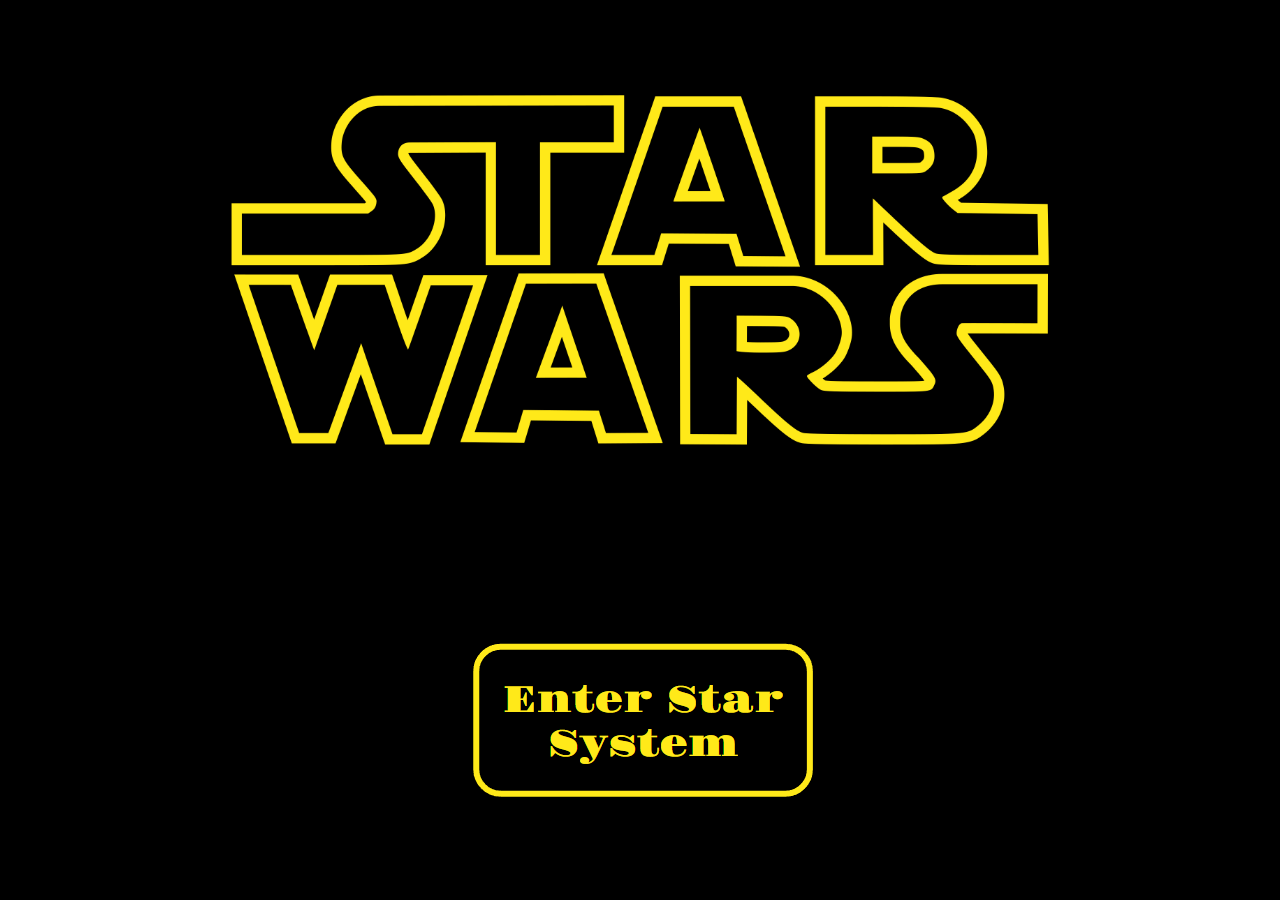
<file: index.html>
<!DOCTYPE html>
<html lang="en">
  <head>
    <link rel="stylesheet" href="style.css" />
    <link href="pics/Star.png" rel="icon" type="image/x-icon" />
    <title>STAR WARS</title>
  </head>
  <body>
    <div class="top-row black center-content">
      <img
        src="pics/Star_Wars.png"
        class="enterclick"
        onclick="playSound()"
      />
    </div>
    <div class="bottom-row black center-content">
      <img
        src="pics/StarSystem.png"
        class="enterclick"
        onclick="takeToMap()"
      />
    </div>

    <script src="script.js"></script>
  </body>
</html>
<audio src="sounds/StarWars.m4a" id="intro"></audio>
<audio src="sounds/Click.m4a" id="click"></audio>
</file>
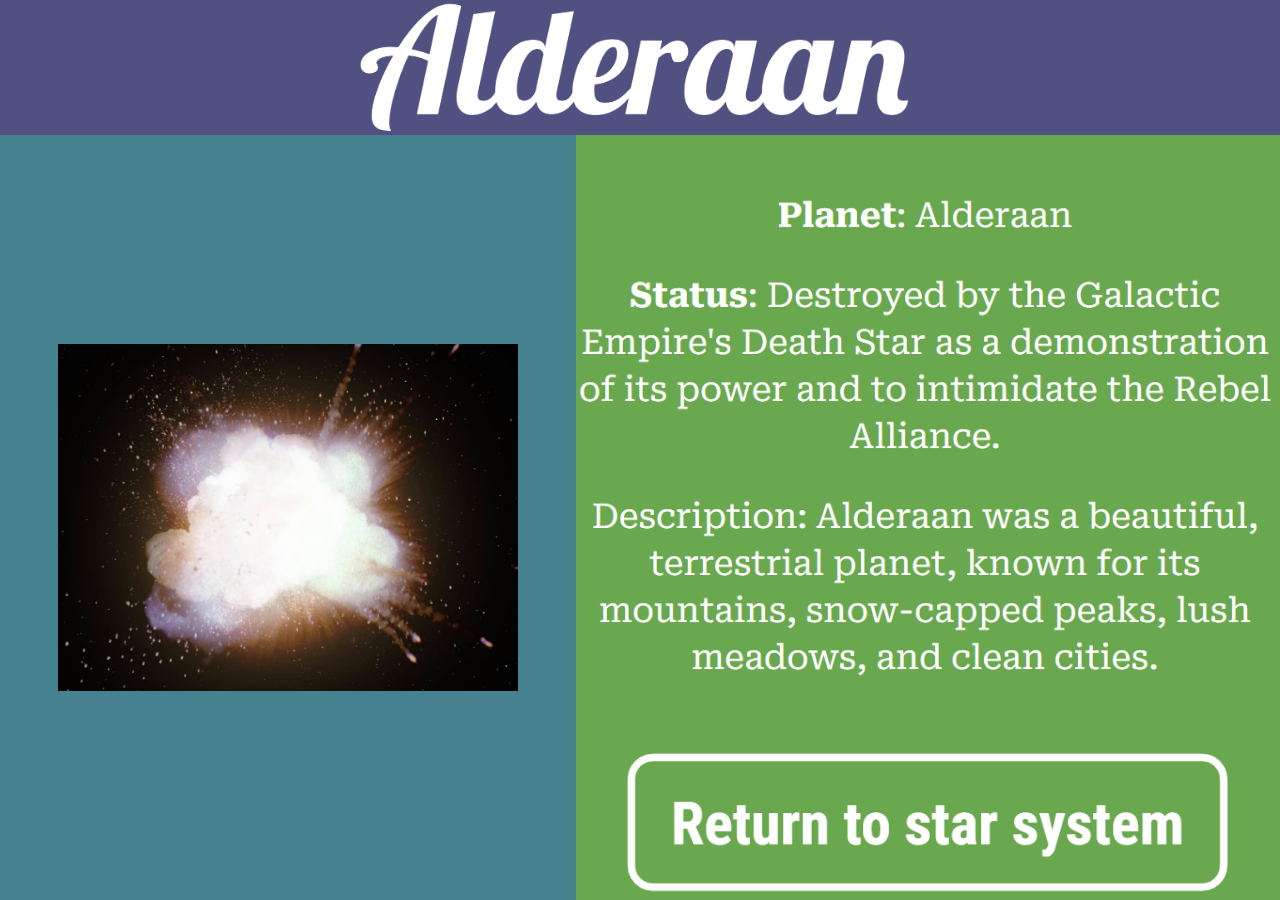
<file: Alderaan/alderaan.html>
<!DOCTYPE html>
<html lang="en">
  <head>
    <link rel="stylesheet" href="alderaan.css" />
    <link href="../pics/explosion.png" rel="icon" type="image/x-icon" />
    <title>Alderaan</title>
  </head>
  <body>
    <div class="purple row1 center-content">
      <img src="../pics/AlderaanTitle.png" />
    </div>
    <div class="row2">
      <div class="blue box2 center-content">
        <img
          src="../pics/ExplodeAlderaan.jpg"
          class="picclick"
          onclick="playExplode()"
        />
      </div>
      <div class="purple box3">
        <div class="green square2 center-content">
          <img src="../pics/AlderaanMissionPic.png" />
        </div>
        <div class="green rectangle2 center-content">
          <img
            src="../pics/ReturnToMapAlderaan.png"
            class="returnclick"
            onclick="returnToMap()"
          />
        </div>
      </div>
    </div>

    <script src="alderaan.js"></script>
  </body>
</html>
<audio src="../sounds/Click.m4a" id="click"></audio>
<audio src="../sounds/AlderaanExploding.mp3" id="boom"></audio>
</file>
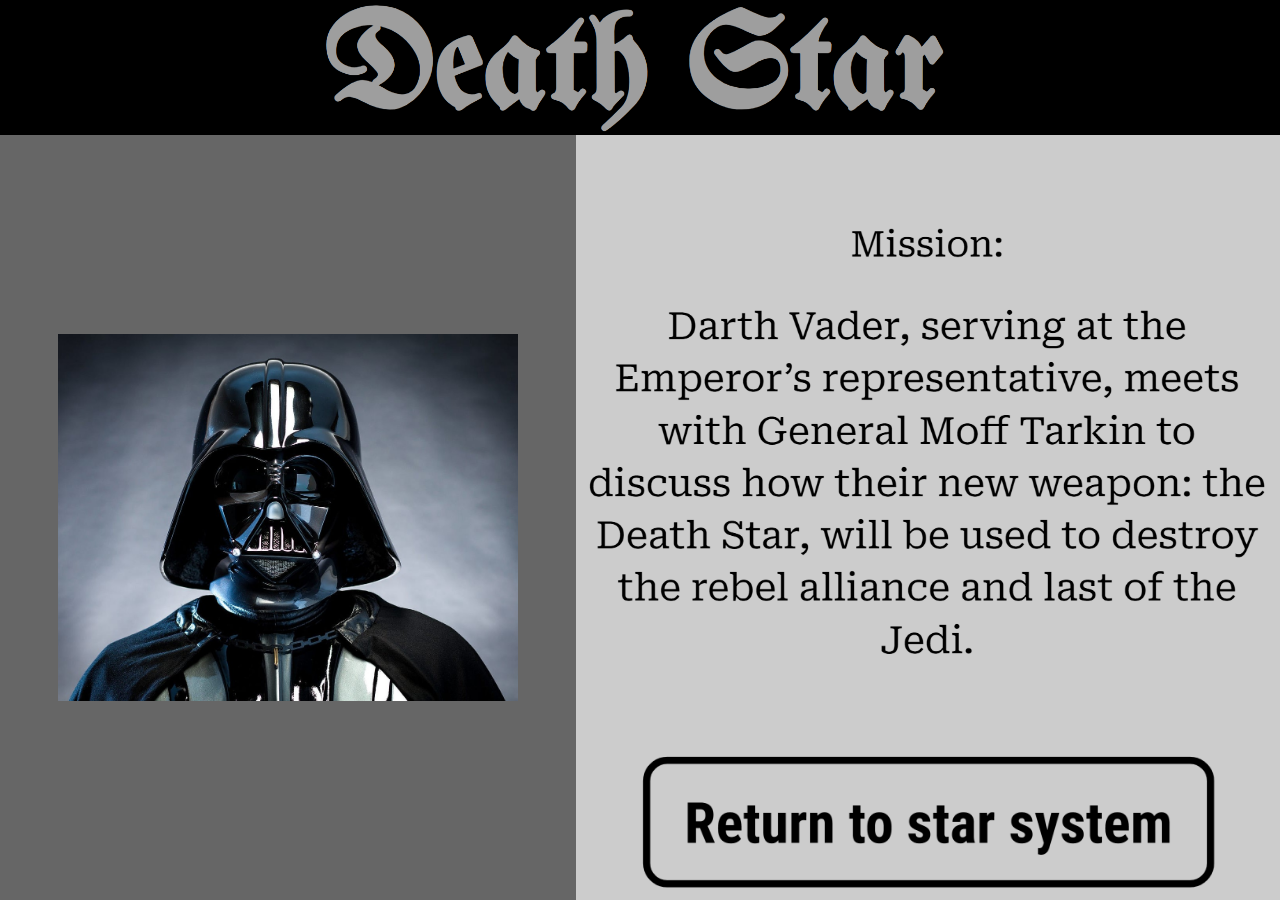
<file: DeathStar/deathstar.html>
<!DOCTYPE html>
<html lang="en">
  <head>
    <link rel="stylesheet" href="deathstar.css" />
    <link href="../pics/silver.png" rel="icon" type="image/x-icon" />
    <title>Death Star</title>
  </head>
  <body>
    <div class="black row1 center-content">
      <img src="../pics/DeathStarTitle.png" />
    </div>
    <div class="row2">
      <div class="dark-grey box2 center-content">
        <img
          src="../pics/DarthVader.jpg"
          class="picclick"
          onclick="playQuote()"
        />
      </div>
      <div class="purple box3">
        <div class="light-grey square2 center-content">
          <img src="../pics/StarMission.png" />
        </div>
        <div class="light-grey rectangle2 center-content">
          <img
            src="../pics/ReturntoMapDeathStar.png"
            class="returnclick"
            onclick="returnToMap()"
          />
        </div>
      </div>
    </div>

    <script src="deathstar.js"></script>
  </body>
</html>
<audio src="../sounds/Click.m4a" id="click"></audio>
<audio src="../sounds/VaderBreathing.mp3" id="breathe"></audio>
</file>
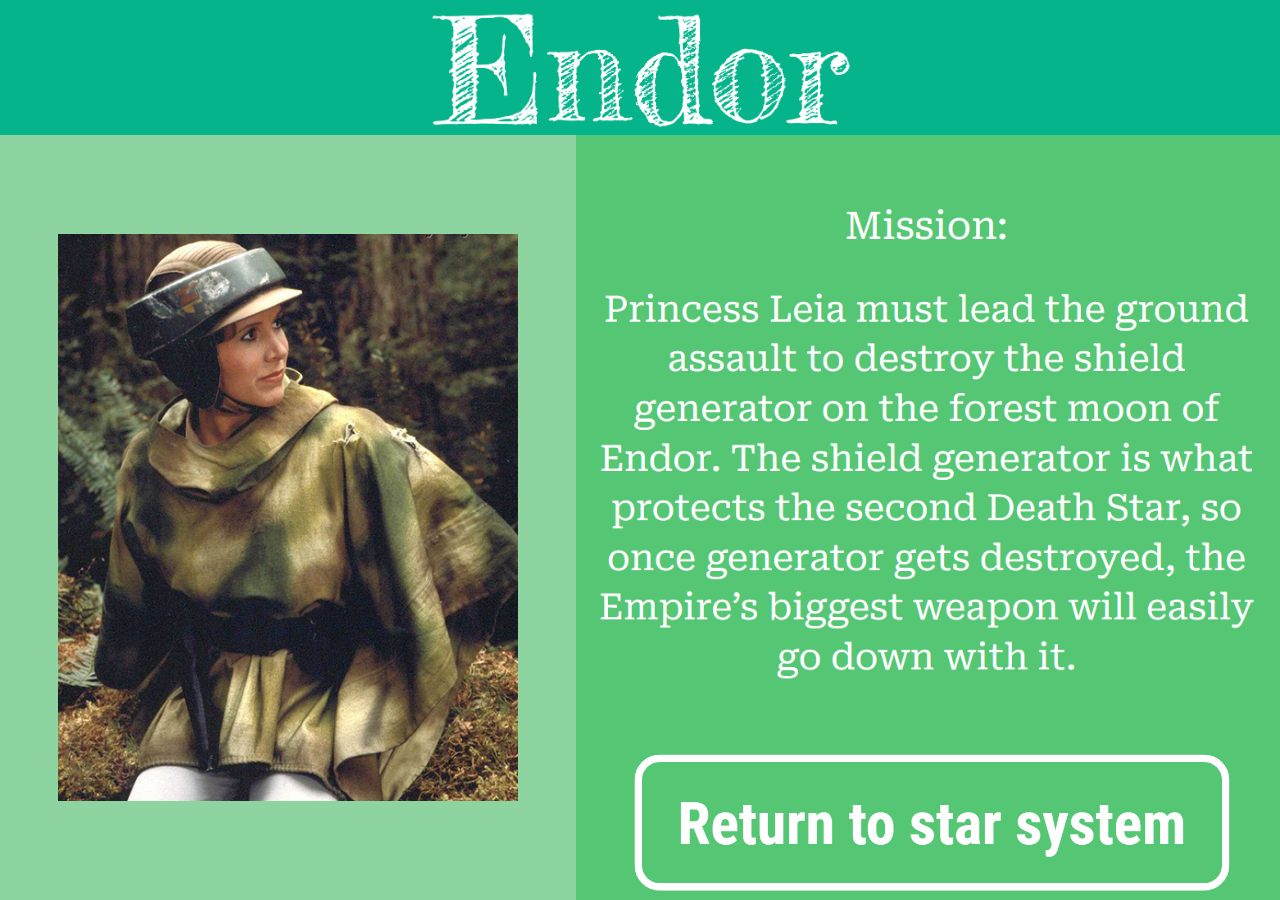
<file: Endor/endor.html>
<!DOCTYPE html>
<html lang="en">
  <head>
    <link rel="stylesheet" href="../Endor/endor.css" />
    <link href="../pics/green.png" rel="icon" type="image/x-icon" />
    <title>Endor</title>
  </head>
  <body>
    <div class="mint row1 center-content">
      <img src="../pics/EndorTitle.png" />
    </div>
    <div class="row2">
      <div class="light-green box2 center-content">
        <img src="../pics/Leia.jpg" class="picclick" onclick="playQuote()" />
      </div>
      <div class="grey box3">
        <div class="green square2 center-content">
          <img src="../pics/EndorMission.png" />
        </div>
        <div class="green rectangle2 center-content">
          <img
            src="../pics/ReturnToMapEndor.png"
            class="returnclick"
            onclick="returnToMap()"
          />
        </div>
      </div>
    </div>

    <script src="endor.js"></script>
  </body>
</html>
<audio src="../sounds/Click.m4a" id="click"></audio>
<audio src="../sounds/LeiaQuote.m4a" id="leia"></audio>
</file>
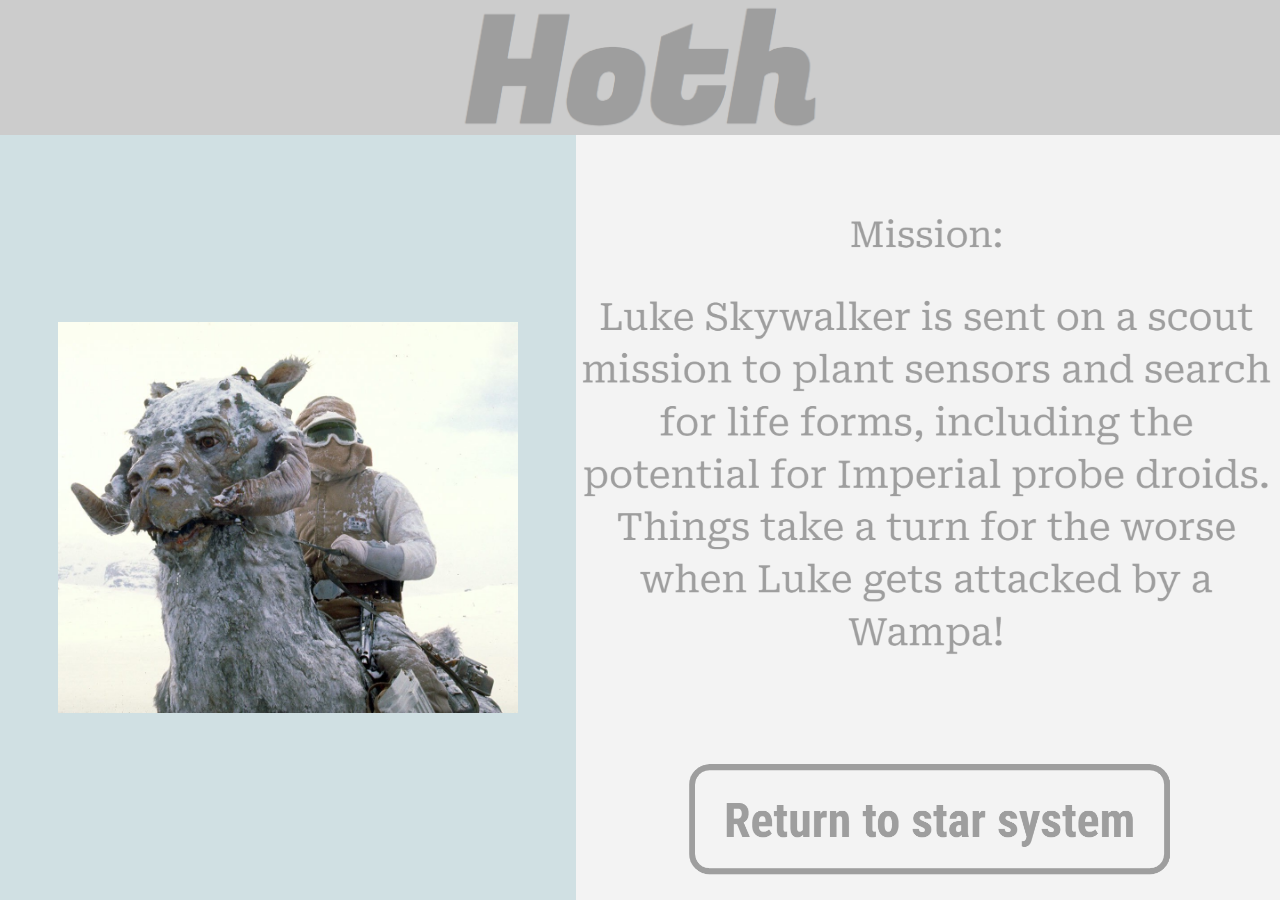
<file: Hoth/hoth.html>
<!DOCTYPE html>
<html lang="en">
  <head>
    <link rel="stylesheet" href="hoth.css" />
    <link href="../pics/ice.png" rel="icon" type="image/x-icon" />
    <title>Hoth</title>
  </head>
  <body>
    <div class="grey row1 center-content">
      <img src="../pics/HothTitle.png" />
    </div>
    <div class="row2">
      <div class="blue box2 center-content">
        <img src="../pics/Luke.jpeg" class="picclick" onclick="playQuote()" />
      </div>
      <div class="purple box3">
        <div class="light-grey square2 center-content">
          <img src="../pics/HothMission.png" />
        </div>
        <div class="light-grey rectangle2 center-content">
          <img
            src="../pics/ReturnToMapHoth.png"
            class="returnclick"
            onclick="returnToMap()"
          />
        </div>
      </div>
    </div>

    <script src="hoth.js"></script>
  </body>
</html>
<audio src="../sounds/Click.m4a" id="click"></audio>
<audio src="../sounds/LukeQuote.m4a" id="luke"></audio>
</file>
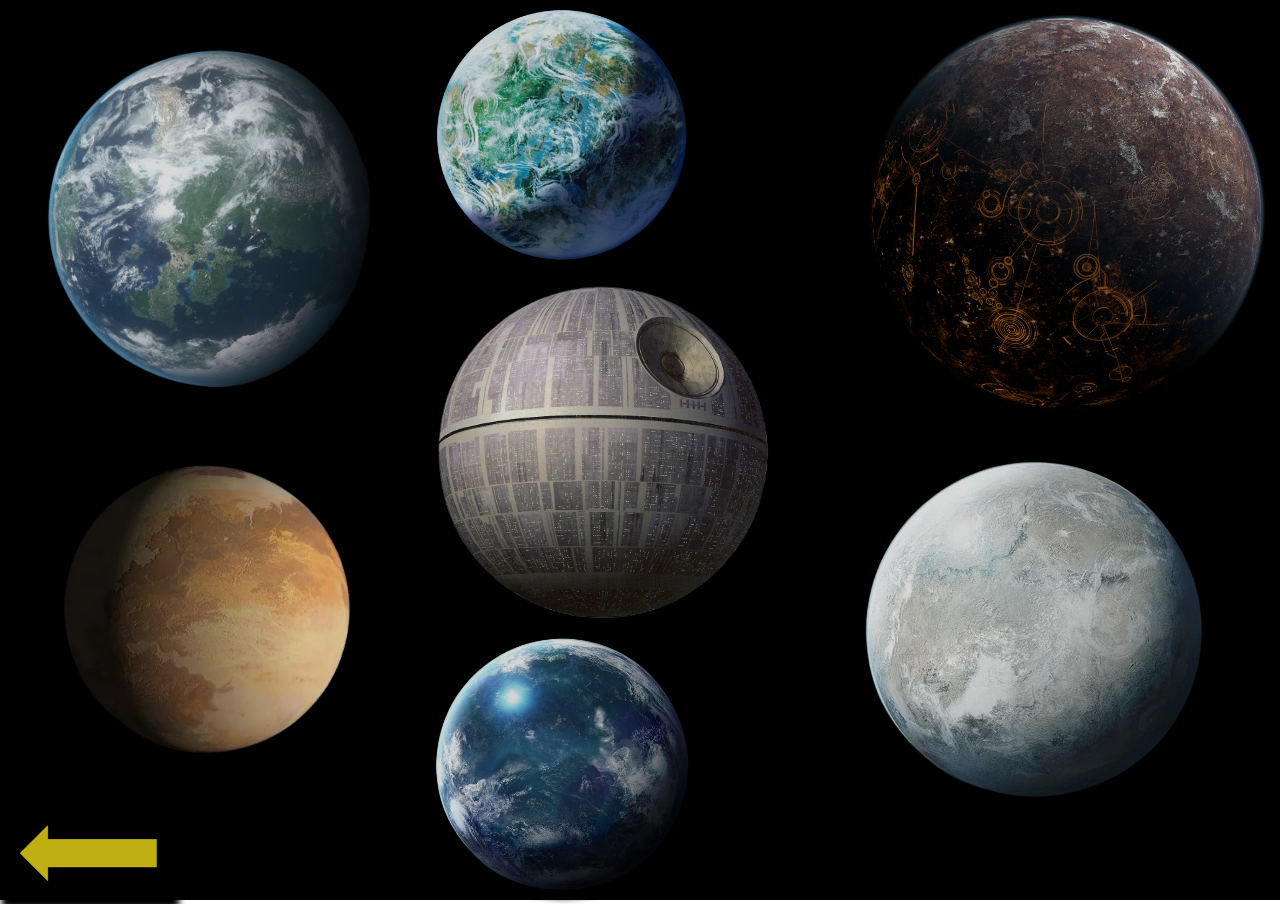
<file: map/map.html>
<!DOCTYPE html>
<html lang="en">
  <head>
    <link rel="stylesheet" href="map.css" />
    <link href="../pics/dots.png" rel="icon" type="image/x-icon" />
    <title>MAP</title>
  </head>
  <body>
    <div class="column">
      <div class="black box center-content">
        <img
          src="../pics/Alderaan.png"
          class="planetclick"
          onclick="takeToAlderaan()"
        />
      </div>
      <div class="black box">
        <div class="black mediumbox">
          <img
            src="../pics/Tatooine.png"
            class="planetclick"
            onclick="takeToTatooine()"
          />
        </div>
        <div class="black smallbox">
          <img
            src="../pics/arrow.png"
            class="arrowclick"
            onclick="takeToHome()"
          />
        </div>
      </div>
    </div>
    <div class="column">
      <div class="black rectangle">
        <img
          src="../pics/Endor.png"
          class="planetclick"
          onclick="takeToEndor()"
        />
      </div>
      <div class="black square">
        <img
          src="../pics/Death_Star.png"
          class="planetclick"
          onclick="takeToDeathStar()"
        />
      </div>
      <div class="black rectangle">
        <img
          src="../pics/Mon_Calamari.png"
          class="planetclick"
          onclick="takeToMonCalamari()"
        />
      </div>
    </div>
    <div class="column">
      <div class="black box">
        <img
          src="../pics/Coruscant.png"
          class="planetclick"
          onclick="takeToCoruscant()"
        />
      </div>
      <div class="black box">
        <img
          src="../pics/Hoth.png"
          class="planetclick"
          onclick="takeToHoth()"
        />
      </div>
    </div>

    <script src="map.js"></script>
  </body>
</html>
<audio src="../sounds/Click.m4a" id="click"></audio>
<audio src="../sounds/blast.m4a" id="click"></audio>
</file>
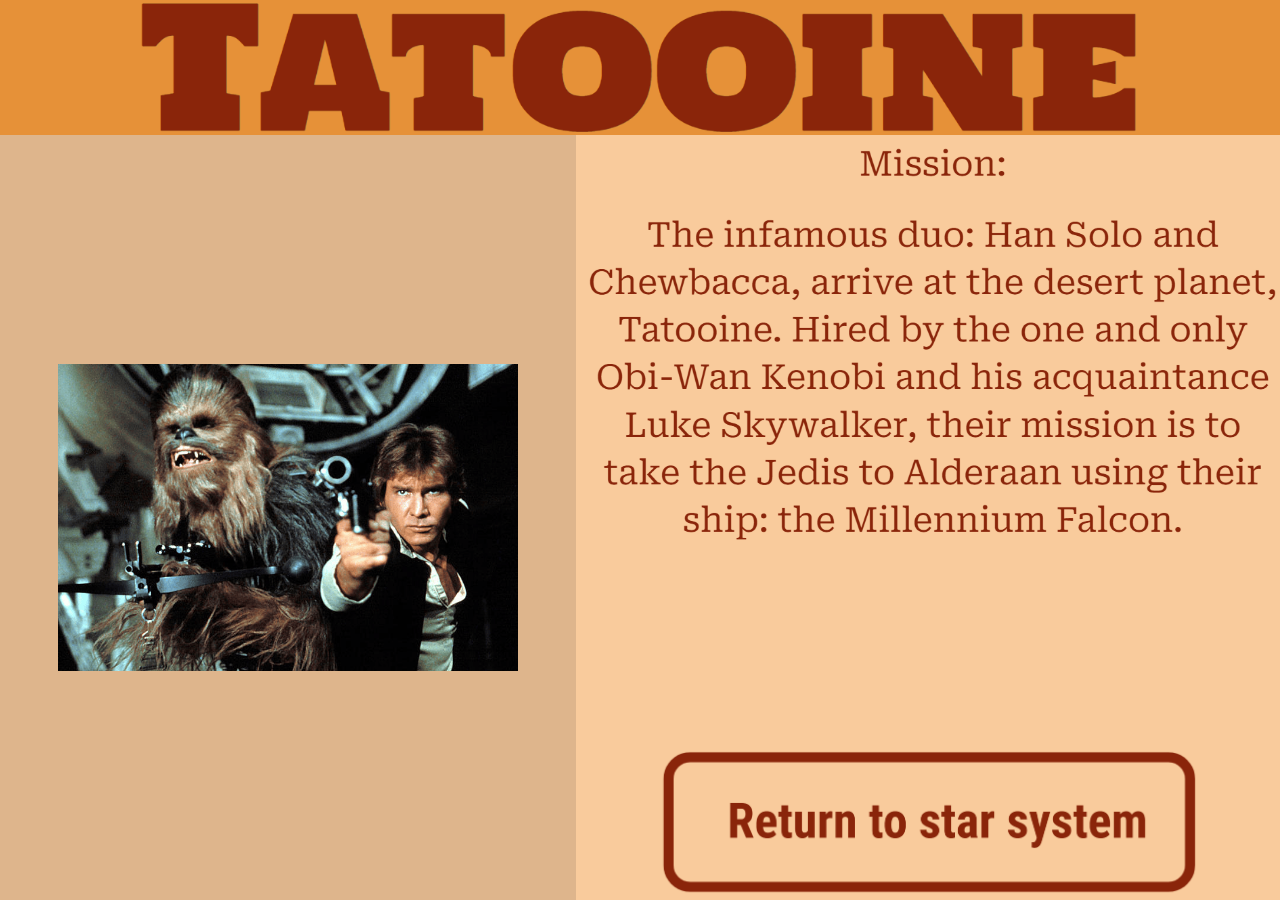
<file: missions/mission.html>
<!DOCTYPE html>
<html lang="en">
  <head>
    <link rel="stylesheet" href="mission.css" />
    <link href="../pics/orange.png" rel="icon" type="image/x-icon" />
    <title>Tatooine</title>
  </head>
  <body>
    <div class="orange row1 center-content">
      <img src="../pics/TatooineText.png" />
    </div>
    <div class="row2">
      <div class="tan box2 center-content">
        <img
          id="hanchewy"
          src="../pics/Han-Solo-Chewbacca.png"
          class="picclick"
          onclick="playQuote()"
        />
      </div>
      <div class="purple box3">
        <div class="peach square2">
          <img src="../pics/TatooineMission.png" />
        </div>
        <div class="peach rectangle2 center-content">
          <img
            src="../pics/ReturnToMissionTatooine.png"
            class="returnclick"
            onclick="returnToMap()"
          />
        </div>
      </div>
    </div>

    <script src="mission.js"></script>
  </body>
</html>
<audio src="../sounds/Click.m4a" id="click"></audio>
<audio src="../sounds/ChewbaccaGrowl.mp3" id="growl"></audio>
<audio src="../sounds/HanQuote.mp3" id="quote"></audio>
</file>
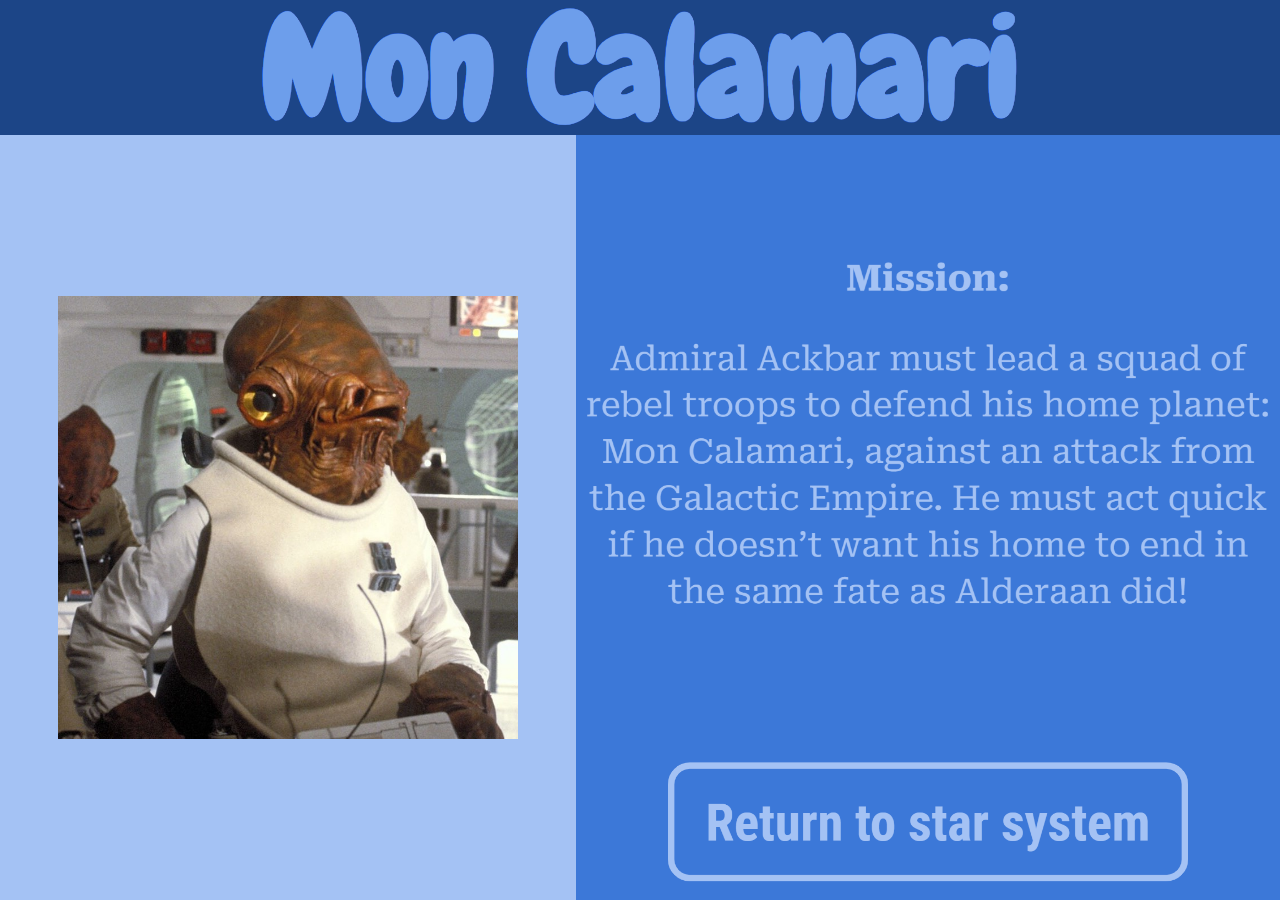
<file: MonCalamari/moncalamari.html>
<!DOCTYPE html>
<html lang="en">
  <head>
    <link rel="stylesheet" href="moncalamari.css" />
    <link href="../pics/blue.png" rel="icon" type="image/x-icon" />
    <title>Mon Calamari</title>
  </head>
  <body>
    <div class="navy row1 center-content">
      <img src="../pics/MonCalamariTitle.png" />
    </div>
    <div class="row2">
      <div class="light-blue box2 center-content">
        <img
          src="../pics/AdmiralAckbar.jpeg"
          class="picclick"
          onclick="playQuote()"
        />
      </div>
      <div class="blue box3">
        <div class="blue square2 center-content">
          <img src="../pics/MonCalamariMission.png" />
        </div>
        <div class="blue rectangle2 center-content">
          <img
            src="../pics/ReturnToMapMonCalamari.png"
            class="returnclick"
            onclick="returnToMap()"
          />
        </div>
      </div>
    </div>

    <script src="moncalamari.js"></script>
  </body>
</html>
<audio src="../sounds/Click.m4a" id="click"></audio>
<audio src="../sounds/AckbarQuote.mp3" id="trap"></audio>
</file>
<file: style.css>
/* the 100vh and 100vw set the size of the body to fill the viewport (screen) */
body {
  height: 100vh;
  width: 100vw;
  display: block;
  margin: 0;
  overflow: hidden;
}
/* build your layout */
.top-row {
  height: 60%;
  width: 100%;
}
.bottom-row {
  height: 40%;
  width: 100%;
}

/* this will make ALL <img> elements at most 100% of their PARENT! */
img {
  max-height: 100%;
  max-width: 100%;
  cursor: url("tie.png"), auto;
}
/* this class goes on the PARENT div of the image! */
.center-content {
  justify-content: center;
  align-items: center;
  display: flex;
}
.translucent {
  opacity: 0.5;
}
.transparent {
  opacity: 0.35;
}
.enterclick {
  filter: brightness(100%);
}
/* changes to the style when the user HOVERS */
.enterclick:hover {
  cursor: url("tie.png"), auto;
  filter: brightness(100%) drop-shadow(2px 8px 3px);
  transform: scale(1.04);
}
.enterclick:active {
  filter: drop-shadow(0px 0px 3px);
  transform: scale(0.98);
}

/* colors to see divs */
.purple {
  background-color: #523d64;
}
.green {
  background-color: #85e21f;
}
.orange {
  background-color: #da6339;
}
.gold {
  background-color: #d3a047;
}
.yellow {
  background-color: #ffeca7;
}
.black {
  background-color: #000000;
}
.slate {
  background-color: #1e171f;
}
.dark-grey {
  background-color: #3a3b3c;
}
.light-grey {
  background-color: #d3d3d3;
}

/* enhance the UX */
/*
img:hover {
  cursor: pointer;
}
img:active {
  transform: scale(0.95);
}
*/

/*  PLANET CSS  */
/* the 100vh and 100vw set the size of the body to fill the viewport (screen) */
body {
  height: 100vh;
  width: 100vw;
  display: block;
  margin: 0;
  overflow: hidden;
}
/* build your layout */
.top-row {
  height: 60%;
  width: 100%;
}
.row1 {
  height: 15%;
  width: 100%;
}
.row2 {
  height: 85%;
  width: 100%;
  display: flex;
}
.box {
  height: 50%;
  width: 100%;
}
.box2 {
  height: 100%;
  width: 45%;
}
.box3 {
  height: 100%;
  width: 55%;
  display: block;
}
.rectangle {
  height: 30%;
  width: 100%;
}
.rectangle2 {
  height: 20%;
  width: 100%;
}
.column {
  height: 100%;
  width: calc(100% / 3);
  display: block;
}
.bottom-row {
  height: 40%;
  width: 100%;
}
.square {
  height: 40%;
  width: 100%;
}
.square2 {
  height: 80%;
  width: 100%;
}
.picclick {
  filter: brightness(100%);
  max-height: 80%;
  max-width: 80%;
}
/* changes to the style when the user HOVERS */
.picclick:hover {
  cursor: pointer;
  filter: brightness(100%) drop-shadow(2px 8px 3px);
  transform: scale(1.04);
}
.picclick:active {
  filter: drop-shadow(0px 0px 3px);
  transform: scale(0.98);
}
.returnclick {
  filter: brightness(100%);
  max-height: 100%;
  max-width: 100%;
}
/* changes to the style when the user HOVERS */
.returnclick:hover {
  cursor: pointer;
  filter: brightness(100%);
  transform: scale(1.04);
}
.returnclick:active {
  transform: scale(0.98);
}

/* this will make ALL <img> elements at most 100% of their PARENT! */
img {
  max-height: 100%;
  max-width: 100%;
  cursor: url("tie.png"), auto;
}
/* this class goes on the PARENT div of the image! */
.center-content {
  justify-content: center;
  align-items: center;
  display: flex;
}
.translucent {
  opacity: 0.5;
}
.transparent {
  opacity: 0.35;
}

/* colors to see divs */
.mint {
  background-color: #06b48cff;
}
.green {
  background-color: #55c674ff;
}
.light-green {
  background-color: #8dd4a0ff;
}

/* enhance the UX */
/*
      img:hover {
        cursor: pointer;
      }
      img:active {
        transform: scale(0.95);
      }
      */
@media only screen and (max-width: 600px) {
  .row1 {
    height: 10%;
  }
  .row2 {
    height: 90%;
    display: block;
  }
  .box2 {
    height: 45%;
    width: 100%;
  }
  .box3 {
    height: 55%;
    width: 100%;
  }
}
@media only screen and (max-width: 400px) {
  .row1 {
    height: 5%;
  }
  .row2 {
    height: 95%;
  }
}
</file>
<file: Alderaan/alderaan.css>
/* the 100vh and 100vw set the size of the body to fill the viewport (screen) */
body {
  height: 100vh;
  width: 100vw;
  display: block;
  margin: 0;
  overflow: hidden;
}
/* build your layout */
.top-row {
  height: 60%;
  width: 100%;
}
.row1 {
  height: 15%;
  width: 100%;
}
.row2 {
  height: 85%;
  width: 100%;
  display: flex;
}
.box {
  height: 50%;
  width: 100%;
}
.box2 {
  height: 100%;
  width: 45%;
}
.box3 {
  height: 100%;
  width: 55%;
  display: block;
}
.rectangle {
  height: 30%;
  width: 100%;
}
.rectangle2 {
  height: 20%;
  width: 100%;
}
.column {
  height: 100%;
  width: calc(100% / 3);
  display: block;
}
.bottom-row {
  height: 40%;
  width: 100%;
}
.square {
  height: 40%;
  width: 100%;
}
.square2 {
  height: 80%;
  width: 100%;
}
.picclick {
  filter: brightness(100%);
  max-height: 80%;
  max-width: 80%;
}
.picclick:hover {
  cursor: pointer;
  filter: brightness(100%) drop-shadow(2px 8px 3px);
  transform: scale(1.04);
}
.picclick:active {
  filter: drop-shadow(0px 0px 3px);
  transform: scale(0.98);
}
.returnclick {
  filter: brightness(100%);
  max-height: 100%;
  max-width: 100%;
}
/* changes to the style when the user HOVERS */
.returnclick:hover {
  cursor: pointer;
  filter: brightness(100%);
  transform: scale(1.04);
}
.returnclick:active {
  transform: scale(0.98);
}

/* this will make ALL <img> elements at most 100% of their PARENT! */
img {
  max-height: 100%;
  max-width: 100%;
}
/* this class goes on the PARENT div of the image! */
.center-content {
  justify-content: center;
  align-items: center;
  display: flex;
}
.translucent {
  opacity: 0.5;
}
.transparent {
  opacity: 0.35;
}

/* colors to see divs */
.purple {
  background-color: #505180ff;
}
.green {
  background-color: #6aa84fff;
}
.blue {
  background-color: #45818eff;
}

/* enhance the UX */
/*
  img:hover {
    cursor: pointer;
  }
  img:active {
    transform: scale(0.95);
  }
  */
@media only screen and (max-width: 600px) {
  .row1 {
    height: 10%;
  }
  .row2 {
    height: 90%;
    display: block;
  }
  .box2 {
    height: 45%;
    width: 100%;
  }
  .box3 {
    height: 55%;
    width: 100%;
  }
}
@media only screen and (max-width: 400px) {
  .row1 {
    height: 5%;
  }
  .row2 {
    height: 95%;
  }
}
</file>
<file: DeathStar/deathstar.css>
/* the 100vh and 100vw set the size of the body to fill the viewport (screen) */
body {
  height: 100vh;
  width: 100vw;
  display: block;
  margin: 0;
  overflow: hidden;
}
/* build your layout */
.top-row {
  height: 60%;
  width: 100%;
}
.row1 {
  height: 15%;
  width: 100%;
}
.row2 {
  height: 85%;
  width: 100%;
  display: flex;
}
.box {
  height: 50%;
  width: 100%;
}
.box2 {
  height: 100%;
  width: 45%;
}
.box3 {
  height: 100%;
  width: 55%;
  display: block;
}
.rectangle {
  height: 30%;
  width: 100%;
}
.rectangle2 {
  height: 20%;
  width: 100%;
}
.column {
  height: 100%;
  width: calc(100% / 3);
  display: block;
}
.bottom-row {
  height: 40%;
  width: 100%;
}
.square {
  height: 40%;
  width: 100%;
}
.square2 {
  height: 80%;
  width: 100%;
}
.picclick {
  filter: brightness(100%);
  max-height: 80%;
  max-width: 80%;
}
.picclick:hover {
  cursor: pointer;
  filter: brightness(100%) drop-shadow(2px 8px 3px);
  transform: scale(1.04);
}
.picclick:active {
  filter: drop-shadow(0px 0px 3px);
  transform: scale(0.98);
}
.returnclick {
  filter: brightness(100%);
  max-height: 100%;
  max-width: 100%;
}
/* changes to the style when the user HOVERS */
.returnclick:hover {
  cursor: pointer;
  filter: brightness(100%);
  transform: scale(1.04);
}
.returnclick:active {
  transform: scale(0.98);
}

/* this will make ALL <img> elements at most 100% of their PARENT! */
img {
  max-height: 100%;
  max-width: 100%;
}
/* this class goes on the PARENT div of the image! */
.center-content {
  justify-content: center;
  align-items: center;
  display: flex;
}
.translucent {
  opacity: 0.5;
}
.transparent {
  opacity: 0.35;
}

/* colors to see divs */
.black {
  background-color: #000000ff;
}
.dark-grey {
  background-color: #666666ff;
}
.light-grey {
  background-color: #ccccccff;
}

/* enhance the UX */
/*
    img:hover {
      cursor: pointer;
    }
    img:active {
      transform: scale(0.95);
    }
    */
@media only screen and (max-width: 600px) {
  .row1 {
    height: 10%;
  }
  .row2 {
    height: 90%;
    display: block;
  }
  .box2 {
    height: 45%;
    width: 100%;
  }
  .box3 {
    height: 55%;
    width: 100%;
  }
}
@media only screen and (max-width: 400px) {
  .row1 {
    height: 5%;
  }
  .row2 {
    height: 95%;
  }
}
</file>
<file: Endor/endor.css>
/* the 100vh and 100vw set the size of the body to fill the viewport (screen) */
body {
  height: 100vh;
  width: 100vw;
  display: block;
  margin: 0;
  overflow: hidden;
}
/* build your layout */
.top-row {
  height: 60%;
  width: 100%;
}
.row1 {
  height: 15%;
  width: 100%;
}
.row2 {
  height: 85%;
  width: 100%;
  display: flex;
}
.box {
  height: 50%;
  width: 100%;
}
.box2 {
  height: 100%;
  width: 45%;
}
.box3 {
  height: 100%;
  width: 55%;
  display: block;
}
.rectangle {
  height: 30%;
  width: 100%;
}
.rectangle2 {
  height: 20%;
  width: 100%;
}
.column {
  height: 100%;
  width: calc(100% / 3);
  display: block;
}
.bottom-row {
  height: 40%;
  width: 100%;
}
.square {
  height: 40%;
  width: 100%;
}
.square2 {
  height: 80%;
  width: 100%;
}
.picclick {
  filter: brightness(100%);
  max-height: 80%;
  max-width: 80%;
}
/* changes to the style when the user HOVERS */
.picclick:hover {
  cursor: pointer;
  filter: brightness(100%) drop-shadow(2px 8px 3px);
  transform: scale(1.04);
}
.picclick:active {
  filter: drop-shadow(0px 0px 3px);
  transform: scale(0.98);
}
.returnclick {
  filter: brightness(100%);
  max-height: 100%;
  max-width: 100%;
}
/* changes to the style when the user HOVERS */
.returnclick:hover {
  cursor: pointer;
  filter: brightness(100%);
  transform: scale(1.04);
}
.returnclick:active {
  transform: scale(0.98);
}

/* this will make ALL <img> elements at most 100% of their PARENT! */
img {
  max-height: 100%;
  max-width: 100%;
}
/* this class goes on the PARENT div of the image! */
.center-content {
  justify-content: center;
  align-items: center;
  display: flex;
}
.translucent {
  opacity: 0.5;
}
.transparent {
  opacity: 0.35;
}

/* colors to see divs */
.mint {
  background-color: #06b48cff;
}
.green {
  background-color: #55c674ff;
}
.light-green {
  background-color: #8dd4a0ff;
}

@media only screen and (max-width: 600px) {
  .row1 {
    height: 10%;
  }
  .row2 {
    height: 90%;
    display: block;
  }
  .box2 {
    height: 45%;
    width: 100%;
  }
  .box3 {
    height: 55%;
    width: 100%;
  }
}
@media only screen and (max-width: 400px) {
  .row1 {
    height: 5%;
  }
  .row2 {
    height: 95%;
  }
}
</file>
<file: Hoth/hoth.css>
/* the 100vh and 100vw set the size of the body to fill the viewport (screen) */
body {
  height: 100vh;
  width: 100vw;
  display: block;
  margin: 0;
  overflow: hidden;
}
/* build your layout */
.top-row {
  height: 60%;
  width: 100%;
}
.row1 {
  height: 15%;
  width: 100%;
}
.row2 {
  height: 85%;
  width: 100%;
  display: flex;
}
.box {
  height: 50%;
  width: 100%;
}
.box2 {
  height: 100%;
  width: 45%;
}
.box3 {
  height: 100%;
  width: 55%;
  display: block;
}
.rectangle {
  height: 30%;
  width: 100%;
}
.rectangle2 {
  height: 20%;
  width: 100%;
}
.column {
  height: 100%;
  width: calc(100% / 3);
  display: block;
}
.bottom-row {
  height: 40%;
  width: 100%;
}
.square {
  height: 40%;
  width: 100%;
}
.square2 {
  height: 80%;
  width: 100%;
}
.picclick {
  filter: brightness(100%);
  max-height: 80%;
  max-width: 80%;
}
.picclick:hover {
  cursor: pointer;
  filter: brightness(100%) drop-shadow(2px 8px 3px);
  transform: scale(1.04);
}
.picclick:active {
  filter: drop-shadow(0px 0px 3px);
  transform: scale(0.98);
}
.returnclick {
  filter: brightness(100%);
  max-height: 100%;
  max-width: 100%;
}
/* changes to the style when the user HOVERS */
.returnclick:hover {
  cursor: pointer;
  filter: brightness(100%);
  transform: scale(1.04);
}
.returnclick:active {
  transform: scale(0.98);
}
/* this will make ALL <img> elements at most 100% of their PARENT! */
img {
  max-height: 100%;
  max-width: 100%;
}
/* this class goes on the PARENT div of the image! */
.center-content {
  justify-content: center;
  align-items: center;
  display: flex;
}
.translucent {
  opacity: 0.5;
}
.transparent {
  opacity: 0.35;
}

/* colors to see divs */
.grey {
  background-color: #ccccccff;
}
.light-grey {
  background-color: #f3f3f3ff;
}
.blue {
  background-color: #d0e0e3ff;
}
/* enhance the UX */
/*
      img:hover {
        cursor: pointer;
      }
      img:active {
        transform: scale(0.95);
      }
      */
@media only screen and (max-width: 600px) {
  .row1 {
    height: 10%;
  }
  .row2 {
    height: 90%;
    display: block;
  }
  .box2 {
    height: 45%;
    width: 100%;
  }
  .box3 {
    height: 55%;
    width: 100%;
  }
}
@media only screen and (max-width: 400px) {
  .row1 {
    height: 5%;
  }
  .row2 {
    height: 95%;
  }
}
</file>
<file: map/map.css>
/* the 100vh and 100vw set the size of the body to fill the viewport (screen) */
body {
  height: 100vh;
  width: 100vw;
  display: flex;
  margin: 0;
  overflow: hidden;
}
/* build your layout */
.top-row {
  height: 60%;
  width: 100%;
}
.box {
  height: 50%;
  width: 100%;
}
.mediumbox {
  height: 80%;
  width: 100%;
}
.smallbox {
  height: 20%;
  width: 100%;
}
.rectangle {
  height: 30%;
  width: 100%;
}
.column {
  height: 100%;
  width: calc(100% / 3);
  display: block;
}
.bottom-row {
  height: 40%;
  width: 100%;
}
.square {
  height: 40%;
  width: 100%;
}

/* this will make ALL <img> elements at most 100% of their PARENT! */
img {
  max-height: 100%;
  max-width: 100%;
}
/* this class goes on the PARENT div of the image! */
.center-content {
  justify-content: center;
  align-items: center;
  display: flex;
}
.translucent {
  opacity: 0.5;
}
.transparent {
  opacity: 0.35;
}
.planetclick {
  filter: brightness(85%) drop-shadow(2px 8px 3px);
}
/* changes to the style when the user HOVERS */
.planetclick:hover {
  cursor: url("../tie.png"), auto;
  filter: brightness(100%) drop-shadow(2px 8px 3px);
  transform: scale(1.04);
}
.planetclick:active {
  filter: drop-shadow(0px 0px 3px);
  transform: scale(0.98);
}
.arrowclick {
  filter: brightness(75%) drop-shadow(2px 8px 3px);
}
/* changes to the style when the user HOVERS */
.arrowclick:hover {
  cursor: url("../tie.png"), auto;
  filter: brightness(100%) drop-shadow(2px 8px 3px);
  transform: scale(1.08);
}
.arrowclick:active {
  filter: drop-shadow(0px 0px 3px);
  transform: scale(0.98);
}

/* colors to see divs */
.purple {
  background-color: #523d64;
}
.green {
  background-color: #85e21f;
}
.orange {
  background-color: #da6339;
}
.gold {
  background-color: #d3a047;
}
.yellow {
  background-color: #ffeca7;
}
.black {
  background-color: #000000;
}
.slate {
  background-color: #1e171f;
}
.dark-grey {
  background-color: #3a3b3c;
}
.light-grey {
  background-color: #d3d3d3;
}

/* enhance the UX */
/*
  img:hover {
    cursor: pointer;
  }
  img:active {
    transform: scale(0.95);
  }
  */
@media only screen and (max-width: 600px) {
  body {
    display: block;
  }
  .column {
    height: calc(100% / 3);
    width: 100%;
    display: flex;
  }
  .box {
    height: 100%;
    width: 50%;
  }
  .square {
    height: 100%;
    width: 40%;
  }
  .rectangle {
    height: 100%;
    width: 30%;
  }
}
@media only screen and (max-width: 400px) {
  .column {
    height: calc(100% / 3);
    width: 100%;
    display: block;
  }
  .box {
    height: 50%;
    width: 100%;
  }
  .square {
    height: 40%;
    width: 100%;
  }
  .rectangle {
    height: 30%;
    width: 100%;
  }
}
</file>
<file: missions/mission.css>
/* the 100vh and 100vw set the size of the body to fill the viewport (screen) */
body {
  height: 100vh;
  width: 100vw;
  display: block;
  margin: 0;
  overflow: hidden;
}
/* build your layout */
.top-row {
  height: 60%;
  width: 100%;
}
.row1 {
  height: 15%;
  width: 100%;
}
.row2 {
  height: 85%;
  width: 100%;
  display: flex;
}
.box {
  height: 50%;
  width: 100%;
}
.box2 {
  height: 100%;
  width: 45%;
}
.box3 {
  height: 100%;
  width: 55%;
  display: block;
}
.rectangle {
  height: 30%;
  width: 100%;
}
.rectangle2 {
  height: 20%;
  width: 100%;
}
.column {
  height: 100%;
  width: calc(100% / 3);
  display: block;
}
.bottom-row {
  height: 40%;
  width: 100%;
}
.square {
  height: 40%;
  width: 100%;
}
.square2 {
  height: 80%;
  width: 100%;
}
.picclick {
  filter: brightness(100%);
  max-height: 80%;
  max-width: 80%;
}
.picclick:hover {
  cursor: pointer;
  filter: brightness(100%) drop-shadow(2px 8px 3px);
  transform: scale(1.04);
}
.picclick:active {
  filter: drop-shadow(0px 0px 3px);
  transform: scale(0.98);
}
.returnclick {
  filter: brightness(100%);
  max-height: 100%;
  max-width: 100%;
}
/* changes to the style when the user HOVERS */
.returnclick:hover {
  cursor: pointer;
  filter: brightness(100%);
  transform: scale(1.04);
}
.returnclick:active {
  transform: scale(0.98);
}

/* this will make ALL <img> elements at most 100% of their PARENT! */
img {
  max-height: 100%;
  max-width: 100%;
}
/* this class goes on the PARENT div of the image! */
.center-content {
  justify-content: center;
  align-items: center;
  display: flex;
}
.translucent {
  opacity: 0.5;
}
.transparent {
  opacity: 0.35;
}

/* colors to see divs */
.purple {
  background-color: #523d64;
}
.green {
  background-color: #85e21f;
}
.orange {
  background-color: #e69138ff;
}
.tan {
  background-color: #deb58cff;
}
.yellow {
  background-color: #ffeca7;
}
.black {
  background-color: #000000;
  height: 100%;
}
.peach {
  background-color: #f9cb9cff;
}
.dark-grey {
  background-color: #3a3b3c;
}
.light-grey {
  background-color: #d3d3d3;
}

/* enhance the UX */
/*
img:hover {
  cursor: pointer;
}
img:active {
  transform: scale(0.95);
}
*/
@media only screen and (max-width: 600px) {
  .row1 {
    height: 10%;
  }
  .row2 {
    height: 90%;
    display: block;
  }
  .box2 {
    height: 45%;
    width: 100%;
  }
  .box3 {
    height: 55%;
    width: 100%;
  }
}
@media only screen and (max-width: 400px) {
  .row1 {
    height: 5%;
  }
  .row2 {
    height: 95%;
  }
}
</file>
<file: MonCalamari/moncalamari.css>
/* the 100vh and 100vw set the size of the body to fill the viewport (screen) */
body {
  height: 100vh;
  width: 100vw;
  display: block;
  margin: 0;
  overflow: hidden;
}
/* build your layout */
.top-row {
  height: 60%;
  width: 100%;
}
.row1 {
  height: 15%;
  width: 100%;
}
.row2 {
  height: 85%;
  width: 100%;
  display: flex;
}
.box {
  height: 50%;
  width: 100%;
}
.box2 {
  height: 100%;
  width: 45%;
}
.box3 {
  height: 100%;
  width: 55%;
  display: block;
}
.rectangle {
  height: 30%;
  width: 100%;
}
.rectangle2 {
  height: 20%;
  width: 100%;
}
.column {
  height: 100%;
  width: calc(100% / 3);
  display: block;
}
.bottom-row {
  height: 40%;
  width: 100%;
}
.square {
  height: 40%;
  width: 100%;
}
.square2 {
  height: 80%;
  width: 100%;
}

/* this will make ALL <img> elements at most 100% of their PARENT! */
img {
  max-height: 100%;
  max-width: 100%;
}
/* this class goes on the PARENT div of the image! */
.center-content {
  justify-content: center;
  align-items: center;
  display: flex;
}
.translucent {
  opacity: 0.5;
}
.transparent {
  opacity: 0.35;
}
.picclick {
  filter: brightness(100%);
  max-height: 80%;
  max-width: 80%;
}
.picclick:hover {
  cursor: pointer;
  filter: brightness(100%) drop-shadow(2px 8px 3px);
  transform: scale(1.04);
}
.picclick:active {
  filter: drop-shadow(0px 0px 3px);
  transform: scale(0.98);
}
.returnclick {
  filter: brightness(100%);
  max-height: 100%;
  max-width: 100%;
}
/* changes to the style when the user HOVERS */
.returnclick:hover {
  cursor: pointer;
  filter: brightness(100%);
  transform: scale(1.04);
}
.returnclick:active {
  transform: scale(0.98);
}
/* colors to see divs */
.navy {
  background-color: #1c4587ff;
}
.blue {
  background-color: #3c78d8ff;
}
.light-blue {
  background-color: #a4c2f4ff;
}

/* enhance the UX */
/*
        img:hover {
          cursor: pointer;
        }
        img:active {
          transform: scale(0.95);
        }
        */
@media only screen and (max-width: 600px) {
  .row1 {
    height: 10%;
  }
  .row2 {
    height: 90%;
    display: block;
  }
  .box2 {
    height: 45%;
    width: 100%;
  }
  .box3 {
    height: 55%;
    width: 100%;
  }
}
@media only screen and (max-width: 400px) {
  .row1 {
    height: 5%;
  }
  .row2 {
    height: 95%;
  }
}
</file>
